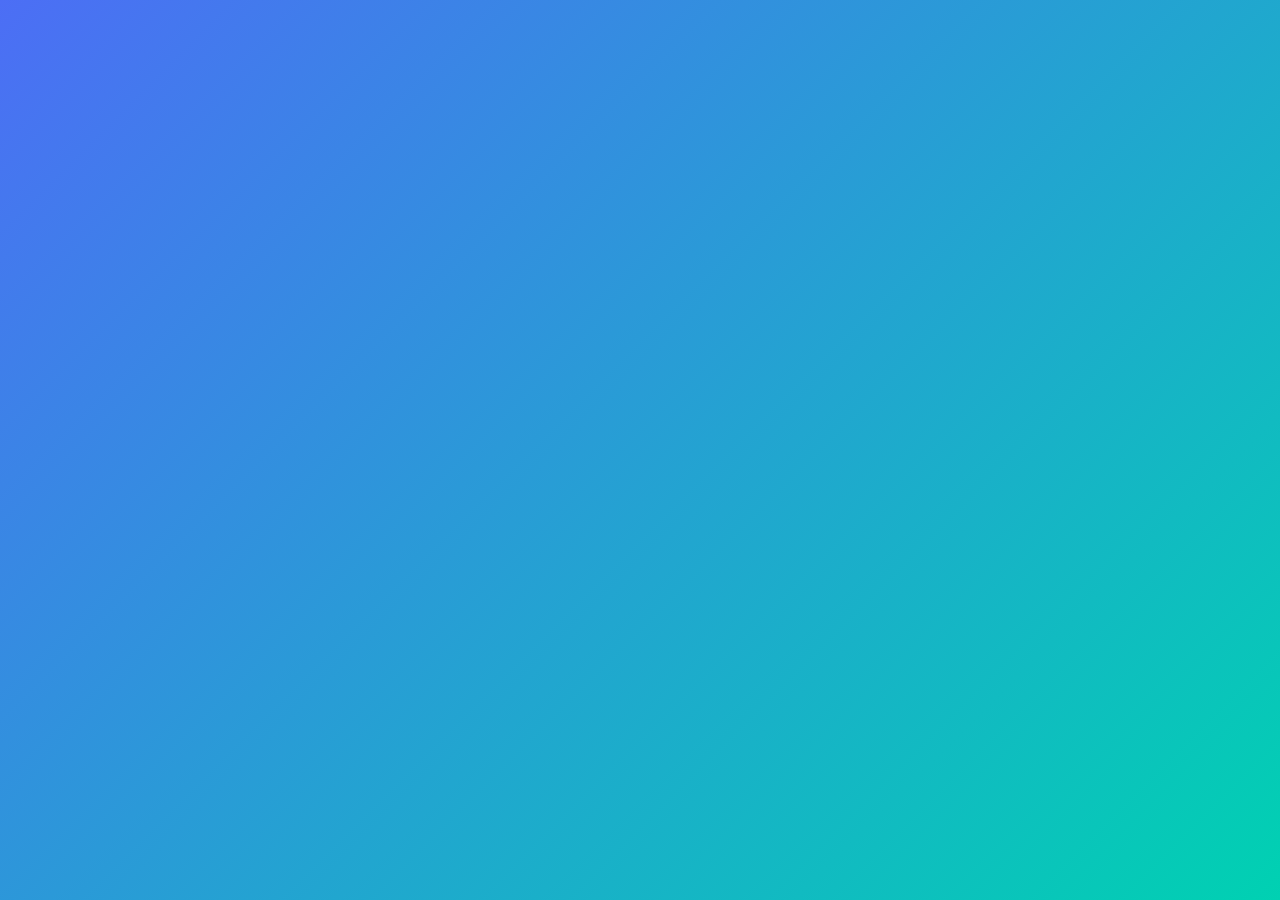
<file: index.html>
<!DOCTYPE html>
<html lang="en">
<head>
  <meta charset="UTF-8" />
  <meta name="viewport" content="width=device-width, initial-scale=1.0"/>
  <title>EduVault - BSc CS Hub</title>
  <link rel="stylesheet" href="styles.css" />
  <style>
    /* Make user logout button visible above hero */
    #logoutBox {
      display:none;
      position:absolute;
      top:50px;
      right:20px;
      background: linear-gradient(135deg,#34e89e,#3a7bd5);
      color:#fff;
      padding:0.5rem 1rem;
      border-radius:8px;
      font-weight:bold;
      cursor:pointer;
      box-shadow:0 5px 15px rgba(0,0,0,0.3);
      z-index:9999;
      transition: all 0.3s ease;
    }
    #userName {
      color:#00d1b2;
      font-weight:bold;
      cursor:pointer;
      position:relative;
    }
  </style>
</head>
<body>

  <header>
    <div class="logo">EduVault</div>
    <nav>
      <ul>
        <li><a href="#pyqs">PYQs</a></li>
        <li><a href="#notes">Notes</a></li>
        <li><a href="youtube.html">YouTube Hub</a></li>
        <li><a href="#syllabus">Syllabus</a></li>
        <li><a href="#forum">Forum</a></li>
        <li><a href="#planner">Planner</a></li>
        <li id="userDisplay"></li>
      </ul>
    </nav>
  </header>

  <section class="hero">
    <h1>Welcome to EduVault</h1>
    <p>Your one-stop academic assistant for BSc Computer Science.</p>
    <a href="#pyqs" class="cta-btn">Start Learning</a>
  </section>

  <section class="cards-container">
    <button class="card" id="pyqs" onclick="window.location.href='pyqs.html'">
      <h2>📚 Previous Year Questions</h2>
      <p>Access categorized and searchable PYQs by semester & subject.</p>
    </button>

    <button class="card" id="notes" onclick="window.location.href='notes.html'">
      <h2>📝 Lecture Notes</h2>
      <p>Download curated notes by toppers and professors.</p>
    </button>

    <button class="card" id="youtube" onclick="window.location.href='youtube.html'">
      <h2>🎥 YouTube Learning Hub</h2>
      <p>Best handpicked channels & playlists for BSc CS topics.</p>
    </button>

    <button class="card" id="syllabus" onclick="window.location.href='syllabus.html'">
      <h2>📑 Syllabus Tracker</h2>
      <p>Track completed and pending topics with our interactive tool.</p>
    </button>

    <button class="card" id="forum" onclick="window.location.href='forum.html'">
      <h2>💬 Community Forum</h2>
      <p>Ask questions, get answers, and connect with fellow learners.</p>
    </button>

    <button class="card" id="planner" onclick="window.location.href='planner.html'">
      <h2>📆 Study Planner</h2>
      <p>Organize your study schedule and set reminders.</p>
    </button>
  </section>

  <footer>
    <p>© 2025 EduVault. Built for BSc Computer Science students with ❤️</p>
  </footer>

  <script>
    window.onload = function() {
      const user = localStorage.getItem("eduVaultUser");

      if(!user){
        alert("Please log in to access EduVault");
        window.location.href = "login.html";
      } else {
        const emailName = user.split('@')[0];
        const parts = emailName.split('.');
        let displayName = parts.map(p => p.charAt(0).toUpperCase()+p.slice(1)).join(' ');

        const userDisplay = document.getElementById("userDisplay");
        userDisplay.style.position = "relative";
        userDisplay.innerHTML = `
          <span id="userName">${displayName} ▼</span>
          <div id="logoutBox">Logout</div>
        `;

        const userName = document.getElementById("userName");
        const logoutBox = document.getElementById("logoutBox");

        userName.onclick = () => {
          logoutBox.style.display = logoutBox.style.display==='none'?'block':'none';
        }

        logoutBox.onclick = () => {
          localStorage.removeItem("eduVaultUser");
          window.location.href = "login.html";
        }
      }
    }
  </script>
</body>
</html>
</file>
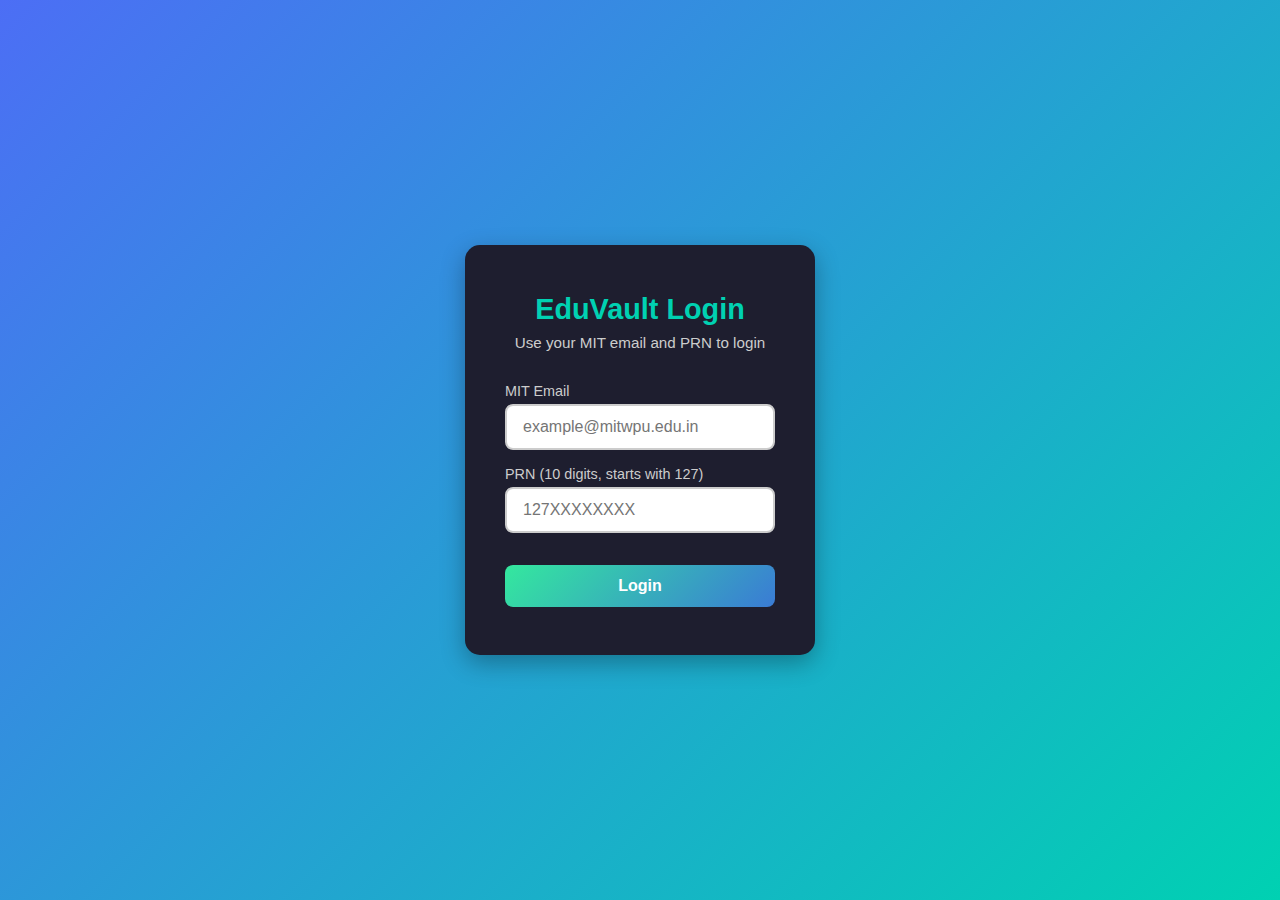
<file: login.html>
<!DOCTYPE html>
<html lang="en">
<head>
  <meta charset="UTF-8" />
  <meta name="viewport" content="width=device-width, initial-scale=1.0"/>
  <title>EduVault Login</title>
  <style>
    /* General Reset */
    * { margin:0; padding:0; box-sizing:border-box; font-family:'Segoe UI',sans-serif; }

    body {
      background: linear-gradient(135deg, #4c6ef5, #00d1b2);
      height: 100vh;
      display: flex;
      justify-content: center;
      align-items: center;
    }

    /* Login Container */
    .login-container {
      background: #1e1e2f;
      padding: 3rem 2.5rem;
      border-radius: 15px;
      width: 350px;
      text-align: center;
      box-shadow: 0 8px 25px rgba(0,0,0,0.3);
      color: #fff;
      animation: fadeIn 1s ease-in-out;
    }

    @keyframes fadeIn {
      from { opacity: 0; transform: translateY(-20px); }
      to { opacity: 1; transform: translateY(0); }
    }

    .login-container h1 { margin-bottom: 0.5rem; font-size: 1.8rem; color: #00d1b2; }
    .login-container p { margin-bottom: 2rem; font-size: 0.95rem; color: #ccc; }

    /* Inputs */
    .login-form input {
      width: 100%;
      padding: 0.75rem 1rem;
      margin-bottom: 1rem;
      border: 2px solid #ccc;
      border-radius: 8px;
      font-size: 1rem;
      background-color: white;
      color: #000;
      transition: all 0.3s ease;
    }

    .login-form input:focus {
      border-color: #00d1b2;
      outline: none;
      background-color: white;
      color: #000;
      box-shadow: 0 0 8px rgba(0, 209, 178, 0.5);
    }

    /* Login Button */
    .login-btn {
      width: 100%;
      padding: 0.75rem 1rem;
      margin-top: 1rem;
      border: none;
      border-radius: 8px;
      background: linear-gradient(135deg, #34e89e, #3a7bd5);
      color: #fff;
      font-weight: bold;
      font-size: 1rem;
      cursor: pointer;
      transition: all 0.3s ease;
    }

    .login-btn:hover {
      transform: scale(1.05);
      box-shadow: 0 8px 15px rgba(0,0,0,0.3);
    }

    /* Labels */
    .login-form label {
      display: block;
      margin-bottom: 0.3rem;
      text-align: left;
      color: #ccc;
      font-size: 0.9rem;
    }

    /* Responsive */
    @media (max-width: 400px) {
      .login-container { width: 90%; padding: 2rem; }
    }
  </style>
</head>
<body>

<div class="login-container">
  <h1>EduVault Login</h1>
  <p>Use your MIT email and PRN to login</p>
  <form class="login-form" onsubmit="return handleLogin(event)">
    <label for="email">MIT Email</label>
    <input type="email" id="email" placeholder="example@mitwpu.edu.in" required>

    <label for="prn">PRN (10 digits, starts with 127)</label>
    <input type="text" id="prn" placeholder="127XXXXXXXX" pattern="127[0-9]{7}" required>

    <button type="submit" class="login-btn">Login</button>
  </form>
</div>

<script>
function handleLogin(event) {
  event.preventDefault();
  const email = document.getElementById("email").value.trim();
  const prn = document.getElementById("prn").value.trim();

  if(!email.endsWith("@mitwpu.edu.in")) {
    alert("Please enter a valid MIT email");
    return false;
  }

  const prnPattern = /^127\d{7}$/;
  if(!prnPattern.test(prn)) {
    alert("PRN must be 10 digits starting with 127");
    return false;
  }

  localStorage.setItem("eduVaultUser", email);
  window.location.href = "index.html";
}
</script>

</body>
</html>
</file>
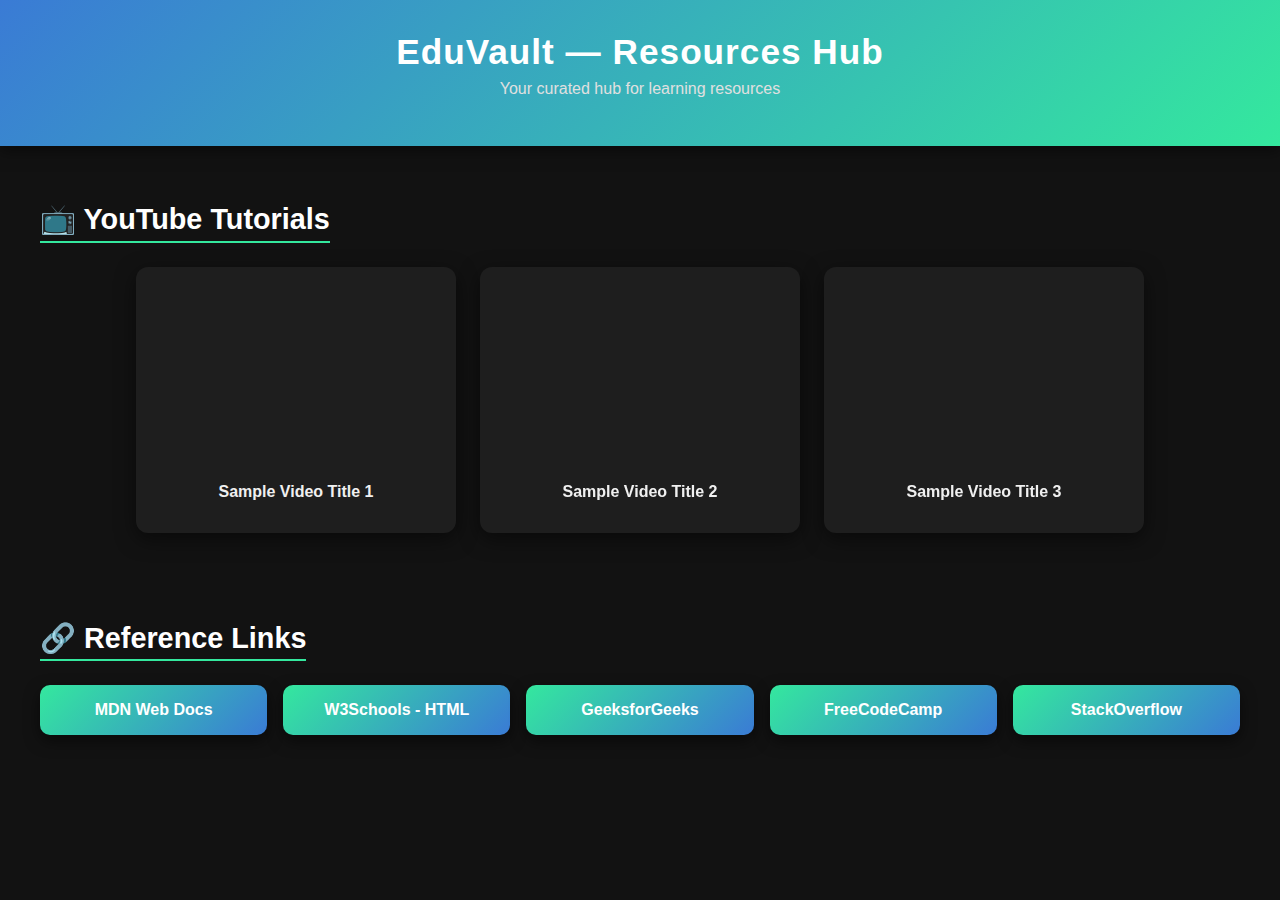
<file: youtube.html>
<!DOCTYPE html>
<html lang="en">
<head>
  <meta charset="UTF-8" />
  <meta name="viewport" content="width=device-width, initial-scale=1.0" />
  <title>EduVault — Resources Hub</title>
  <link rel="stylesheet" href="youtube.css" />
</head>
<body>

  <header>
    <h1>EduVault — Resources Hub</h1>
    <p>Your curated hub for learning resources</p>
  </header>

  <section class="section">
    <h2>📺 YouTube Tutorials</h2>
    <div class="video-grid">

      <div class="video-card">
        <div class="video-wrapper">
          <iframe src="https://www.youtube.com/watch?v=j4DB4u5u91g" allowfullscreen></iframe>
        </div>
        <p>Sample Video Title 1</p>
      </div>

      <div class="video-card">
        <div class="video-wrapper">
          <iframe src="https://www.youtube.com/embed/3fumBcKC6RE" allowfullscreen></iframe>
        </div>
        <p>Sample Video Title 2</p>
      </div>

      <div class="video-card">
        <div class="video-wrapper">
          <iframe src="https://www.youtube.com/embed/LXb3EKWsInQ" allowfullscreen></iframe>
        </div>
        <p>Sample Video Title 3</p>
      </div>

    </div>
  </section>

  <section class="section">
    <h2>🔗 Reference Links</h2>
    <div class="link-grid">

      <a href="https://developer.mozilla.org/en-US/" class="link-card">MDN Web Docs</a>
      <a href="https://www.w3schools.com/" class="link-card">W3Schools - HTML</a>
      <a href="https://www.geeksforgeeks.org/" class="link-card">GeeksforGeeks</a>
      <a href="https://www.freecodecamp.org/" class="link-card">FreeCodeCamp</a>
      <a href="https://stackoverflow.com/questions" class="link-card">StackOverflow</a>

    </div>
  </section>

</body>
</html>
</file>
<file: youtube.css>
/* Global Styling */
body {
  margin: 0;
  font-family: 'Segoe UI', Tahoma, Geneva, Verdana, sans-serif;
  background: #121212; /* Darker background for depth */
  color: #f0f0f0;
}

/* Header */
header {
  text-align: center;
  padding: 2rem 1rem;
  background: linear-gradient(135deg, #3a7bd5, #34e89e);
  color: #fff;
  box-shadow: 0 4px 15px rgba(0,0,0,0.5);
}

header h1 {
  margin: 0;
  font-size: 2.2rem;
  letter-spacing: 1px;
}

header p {
  color: #e0e0e0;
  font-size: 1rem;
  margin-top: 0.5rem;
}

/* Sections */
.section {
  padding: 2rem 1rem;
  max-width: 1200px;
  margin: auto;
}

.section h2 {
  margin-bottom: 1.5rem;
  color: #ffffff;
  font-size: 1.8rem;
  border-bottom: 2px solid #34e89e;
  display: inline-block;
  padding-bottom: 0.3rem;
}

/* Video Grid */
.video-grid {
  display: flex;
  gap: 1.5rem;
  flex-wrap: wrap;
  justify-content: center;
}

.video-card {
  background: #1e1e1e;
  border-radius: 12px;
  box-shadow: 0 6px 20px rgba(0,0,0,0.5);
  overflow: hidden;
  transition: transform 0.3s ease, box-shadow 0.3s ease;
  width: 320px;
}

.video-card:hover {
  transform: translateY(-5px);
  box-shadow: 0 10px 25px rgba(0,0,0,0.7);
}

.video-wrapper iframe {
  width: 100%;
  height: 180px;
  border: none;
}

.video-card p {
  padding: 1rem;
  font-weight: bold;
  text-align: center;
  color: #f0f0f0;
}

/* Reference Links Grid */
.link-grid {
  display: flex;
  flex-wrap: wrap;
  gap: 1rem;
  justify-content: center;
}

.link-card {
  flex: 1 1 180px;
  display: flex;
  align-items: center;
  justify-content: center;
  text-decoration: none;
  font-weight: bold;
  padding: 1rem;
  border-radius: 10px;
  background: linear-gradient(135deg, #34e89e, #3a7bd5);
  color: #fff;
  box-shadow: 0 6px 15px rgba(0,0,0,0.5);
  transition: transform 0.2s ease, opacity 0.2s ease;
}

.link-card:hover {
  transform: translateY(-3px);
  opacity: 0.9;
}

/* Responsive */
@media (max-width: 1000px) {
  .video-grid {
    justify-content: center;
  }
}

@media (max-width: 700px) {
  .video-card {
    width: 90%;
  }

  .link-card {
    flex: 1 1 90%;
  }
}
</file>
<file: styles.css>
/* ===================== General Reset ===================== */
* {
  margin: 0;
  padding: 0;
  box-sizing: border-box;
}

body {
  font-family: 'Segoe UI', sans-serif;
  background: #f4f7ff;
  color: #333;
  overflow-x: hidden;
  display: flex;           /* Flex layout for footer at bottom */
  flex-direction: column;
  min-height: 100vh;       /* Full viewport height */
}

/* ===================== Header ===================== */
header {
  background-color: #1e1e2f;
  padding: 1rem 2rem;
  display: flex;
  justify-content: space-between;
  align-items: center;
  color: #fff;
  animation: slideDown 1s ease-in-out;
}

@keyframes slideDown {
  from { transform: translateY(-100%); opacity: 0; }
  to { transform: translateY(0); opacity: 1; }
}

.logo {
  font-size: 1.8rem;
  font-weight: bold;
  color: #00d1b2;
}

nav ul {
  list-style: none;
  display: flex;
  gap: 1.5rem;
}

nav a {
  color: #fff;
  text-decoration: none;
  font-weight: 500;
  transition: transform 0.3s, color 0.3s;
}

nav a:hover {
  color: #00d1b2;
  transform: scale(1.1);
}

nav .btn {
  background-color: #00d1b2;
  padding: 0.5rem 1rem;
  border-radius: 5px;
  transition: background 0.3s ease;
}

nav .btn:hover {
  background-color: #00bfa3;
}

/* ===================== Hero Section ===================== */
.hero {
  position: relative;
  background: linear-gradient(135deg, #00d1b2, #4c6ef5);
  color: white;
  text-align: center;
  padding: 4rem 2rem;
  overflow: hidden;
  flex: 1;  /* grow to push footer down */
}

.bg-image {
  position: absolute;
  top: 0;
  left: 50%;
  transform: translateX(-50%) scale(1.05);
  width: 100%;
  height: 100%;
  opacity: 0.08;
  background-size: cover;
  background-position: center;
  animation: fadeBg 6s ease-in-out infinite alternate;
  z-index: 0;
}

.hero * {
  position: relative;
  z-index: 1;
}

@keyframes fadeBg {
  from { opacity: 0.05; transform: scale(1); }
  to { opacity: 0.15; transform: scale(1.1); }
}

.cta-btn {
  margin-top: 1rem;
  background: white;
  color: #00d1b2;
  padding: 0.75rem 1.5rem;
  border-radius: 5px;
  font-weight: bold;
  text-decoration: none;
  display: inline-block;
  animation: pulse 2s infinite;
  transition: transform 0.3s ease;
}

@keyframes pulse {
  0%, 100% { transform: scale(1); }
  50% { transform: scale(1.08); }
}

.cta-btn:hover {
  transform: scale(1.05);
}

/* ===================== Cards Section ===================== */
.cards-container {
  display: grid;
  grid-template-columns: repeat(auto-fit, minmax(280px, 1fr));
  gap: 1.5rem;
  padding: 3rem 2rem;
  background: linear-gradient(135deg, #f4fffb, #e9efff);
  flex: 1; /* grow to push footer down */
}

.card {
  border-radius: 15px;
  padding: 2rem 1.5rem;
  box-shadow: 0 6px 15px rgba(0,0,0,0.1);
  text-align: center;
  transition: transform 0.3s ease, box-shadow 0.3s ease;
  color: #222;
  cursor: pointer;
}

.card:hover {
  transform: translateY(-8px);
  box-shadow: 0 10px 25px rgba(0,0,0,0.2);
}

.card h2 {
  margin-bottom: 0.8rem;
  font-size: 1.4rem;
}

.card p {
  font-size: 0.95rem;
  line-height: 1.4;
}

/* Fun gradients for each card */
#pyqs { background: linear-gradient(135deg, #ffe29f, #ffa99f); }
#notes { background: linear-gradient(135deg, #a1c4fd, #c2e9fb); }
#youtube { background: linear-gradient(135deg, #ff9a9e, #fecfef); }
#syllabus { background: linear-gradient(135deg, #fbc2eb, #a6c1ee); }
#forum { background: linear-gradient(135deg, #84fab0, #8fd3f4); }
#planner { background: linear-gradient(135deg, #fddb92, #d1fdff); }

/* Remove focus outline */
.cards-container .card:focus {
  outline: none;
}

/* ===================== Footer ===================== */
footer {
  background-color: #1e1e2f;
  color: white;
  text-align: center;
  padding: 1rem;
  margin-top: auto; /* keeps footer at bottom */
}

/* ===================== Chatbot ===================== */
.chatbot-container {
  position: fixed;
  bottom: 90px;
  right: 20px;
  width: 300px;
  background: rgb(135, 255, 189);
  border-radius: 10px;
  box-shadow: 0 0 10px rgba(0,0,0,0.2);
  display: none;
  flex-direction: column;
  overflow: hidden;
  z-index: 9999;
}

.chat-header {
  background: #00d1b2;
  color: white;
  padding: 0.75rem;
  font-weight: bold;
  cursor: pointer;
}

.chat-body {
  padding: 0.75rem;
  max-height: 400px;
  display: flex;
  flex-direction: column;
}

#messages {
  flex: 1;
  overflow-y: auto;
  margin-bottom: 10px;
  font-size: 0.9rem;
}

#userInput {
  padding: 0.5rem;
  border: 1px solid #ccc;
  width: 100%;
  border-radius: 5px;
}

.chat-toggle {
  position: fixed;
  bottom: 20px;
  right: 20px;
  background: #00d1b2;
  color: white;
  padding: 0.75rem;
  border-radius: 50%;
  cursor: pointer;
  z-index: 9999;
  box-shadow: 0 0 10px rgba(0,0,0,0.2);
}

/* ===================== Responsive ===================== */
@media (max-width: 768px) {
  nav ul {
    flex-direction: column;
    background: #1e1e2f;
    position: absolute;
    top: 60px;
    right: 0;
    width: 100%;
    display: none;
  }

  nav ul.show {
    display: block;
  }

  .chatbot-container {
    width: 90%;
    bottom: 100px;
    right: 5%;
  }
}
</file>
